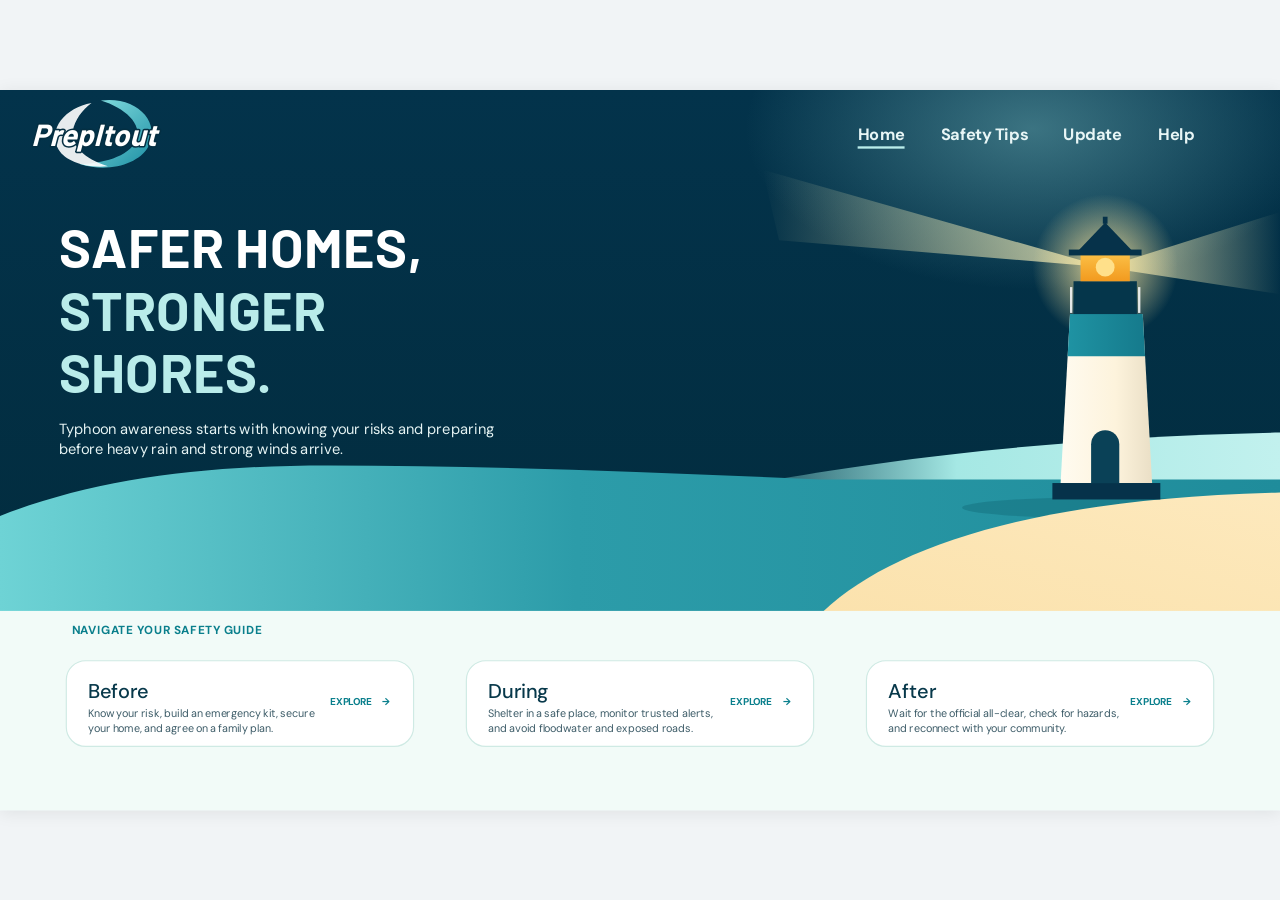
<file: index.html>
<!DOCTYPE html>
<html lang="en">
<head>
<meta charset="UTF-8">
<meta name="viewport" content="width=device-width, initial-scale=1">
<title>PrepItout – Typhoon Safety Guide</title>
<link rel="preconnect" href="https://fonts.googleapis.com">
<link rel="preconnect" href="https://fonts.gstatic.com" crossorigin>
<link href="https://fonts.googleapis.com/css2?family=DM+Sans:wght@400;500;700&family=Barlow:wght@700&display=swap" rel="stylesheet">
<link rel="stylesheet" href="styles.css">
</head>
<body>
<div id="fit">
<div class="stage" id="stage">

  
  <header class="hero">
    <svg class="scene" viewBox="0 0 1091 444" preserveAspectRatio="none" aria-hidden="true">
      <defs>
        <linearGradient id="beamL" x1="1" y1="0" x2="0" y2="0"><stop offset="0" stop-color="#f8f0b8" stop-opacity=".8"/><stop offset="1" stop-color="#f8f0b8" stop-opacity="0"/></linearGradient>
        <linearGradient id="beamR" x1="0" y1="0" x2="1" y2="0"><stop offset="0" stop-color="#f8f0b8" stop-opacity=".8"/><stop offset="1" stop-color="#f8f0b8" stop-opacity="0"/></linearGradient>
        <radialGradient id="lamp"><stop offset="0" stop-color="#ffe9a0" stop-opacity=".9"/><stop offset="1" stop-color="#ffe9a0" stop-opacity="0"/></radialGradient>
        <linearGradient id="far" x1="0" y1="0" x2="1" y2="0"><stop offset="0" stop-color="#7fdcd9" stop-opacity="0"/><stop offset=".45" stop-color="#a5e8e4"/><stop offset="1" stop-color="#c2f1ee"/></linearGradient>
        <linearGradient id="sea" x1="0" y1="0" x2="1" y2="0"><stop offset="0" stop-color="#6ed3d5"/><stop offset=".45" stop-color="#2c9ca9"/><stop offset="1" stop-color="#1f8c9b"/></linearGradient>
        <linearGradient id="sand" x1="0" y1="1" x2="1" y2="0"><stop offset="0" stop-color="#fbe2ad"/><stop offset="1" stop-color="#fde9bd"/></linearGradient>
        <linearGradient id="tower" x1="0" y1="0" x2="1" y2="0"><stop offset="0" stop-color="#fffbf0"/><stop offset=".6" stop-color="#fdf3dc"/><stop offset="1" stop-color="#eadfc6"/></linearGradient>
        <linearGradient id="band" x1="0" y1="0" x2="1" y2="0"><stop offset="0" stop-color="#1f93a3"/><stop offset="1" stop-color="#157a8c"/></linearGradient>
        <linearGradient id="lantern" x1="0" y1="0" x2="0" y2="1"><stop offset="0" stop-color="#fbbf45"/><stop offset="1" stop-color="#f29a1f"/></linearGradient>
      </defs>

     
      <g class="beam">
        <polygon points="942,151 650,68 664,128" fill="url(#beamL)"/>
        <polygon points="942,151 1091,104 1091,174" fill="url(#beamR)"/>
        <circle cx="942" cy="151" r="62" fill="url(#lamp)"/>
      </g>

      
      <path d="M590 346 C700 322 880 296 1091 292 L1091 400 L590 400Z" fill="url(#far)"/>
      <path d="M0 363 C80 332 170 320 280 320 C420 320 560 326 700 332 L1091 332 L1091 444 L0 444Z" fill="url(#sea)"/>
      <ellipse cx="942" cy="356" rx="122" ry="9" fill="#14707f" opacity=".5"/>
      <path d="M702 444 C760 390 880 348 1091 343 L1091 444Z" fill="url(#sand)"/>


      <rect x="897" y="335" width="92" height="14" fill="#06324a"/>
      <polygon points="912,191 974,191 982,335 904,335" fill="url(#tower)"/>
      <polygon points="912,191 974,191 976,227 910,227" fill="url(#band)"/>
      <path d="M930 335 V302 A12 12 0 0 1 954 302 V335Z" fill="#0a4157"/>
      <rect x="915" y="163" width="54" height="28" fill="#05364b"/>
      <rect x="912" y="168" width="2" height="22" fill="#fff" opacity=".85"/>
      <rect x="970" y="168" width="2" height="22" fill="#fff" opacity=".85"/>
      <rect x="921" y="140" width="42" height="23" fill="url(#lantern)"/>
      <circle cx="942" cy="151" r="8" fill="#ffe08a"/>
      <rect x="911" y="136" width="62" height="5" fill="#06324a"/>
      <polygon points="919,137 965,137 942,113" fill="#06324a"/>
      <rect x="940" y="108" width="4" height="6" fill="#06324a"/>
    </svg>

    <nav class="nav">
      <a href="#" class="logo" data-open="home" aria-label="PrepItout home">
        <svg viewBox="0 0 125 72" width="125" height="72">
          <defs><linearGradient id="lg" x1="0" y1="0" x2="1" y2="1"><stop offset="0" stop-color="#8fe6e6"/><stop offset="1" stop-color="#1b8ea3"/></linearGradient></defs>
          <path d="M62 6 C92 2 114 24 102 46 C94 60 68 68 44 60 C62 60 86 54 92 40 C98 26 82 12 62 6Z" fill="url(#lg)"/>
          <path d="M54 8 C32 12 16 30 26 48 C32 58 50 64 68 62 C48 56 36 44 38 32 C40 22 46 14 54 8Z" fill="#fff" opacity=".9"/>
          <text x="10" y="45" font-family="Barlow, DM Sans, sans-serif" font-weight="700" font-style="italic" font-size="26" fill="#fff" stroke="#052f42" stroke-width="2.6" paint-order="stroke" transform="skewX(-8)">PrepItout</text>
        </svg>
      </a>
      <ul>
        <li><a href="#" data-open="home" class="active">Home</a></li>
        <li><a href="#" data-open="tips">Safety Tips</a></li>
        <li><a href="#" data-open="update">Update</a></li>
        <li><a href="#" data-open="help">Help</a></li>
      </ul>
    </nav>

    <h1>Safer homes,<br><span>Stronger<br>shores.</span></h1>
    <p class="lead">Typhoon awareness starts with knowing your risks and preparing<br>before heavy rain and strong winds arrive.</p>
  </header>

  <main class="guide">
    <div class="label">NAVIGATE YOUR SAFETY GUIDE</div>
<a href="before.html" class="card" style="left:56px; text-decoration: none; display: inline-block;">
  <h2>Before</h2>
  <p>Know your risk, build an emergency kit, secure<br>your home, and agree on a family plan.</p>
  <span class="explore">EXPLORE <i>→</i></span>
</a>

<a href="during.html" class="card" style="left:397px; text-decoration: none; display: inline-block;">
      <h2>During</h2>
      <p>Shelter in a safe place, monitor trusted alerts,<br>and avoid floodwater and exposed roads.</p>
      <span class="explore">EXPLORE <i>→</i></span>
    </a>

    
<a href="after.html" class="card" style="left:738px; text-decoration: none; display: inline-block;">
      <h2>After</h2>
      <p>Wait for the official all-clear, check for hazards,<br>and reconnect with your community.</p>
      <span class="explore">EXPLORE <i>→</i></span>
    </a>
  </main>



  <script src="script.js"></script>
</body>
</html>
</file>
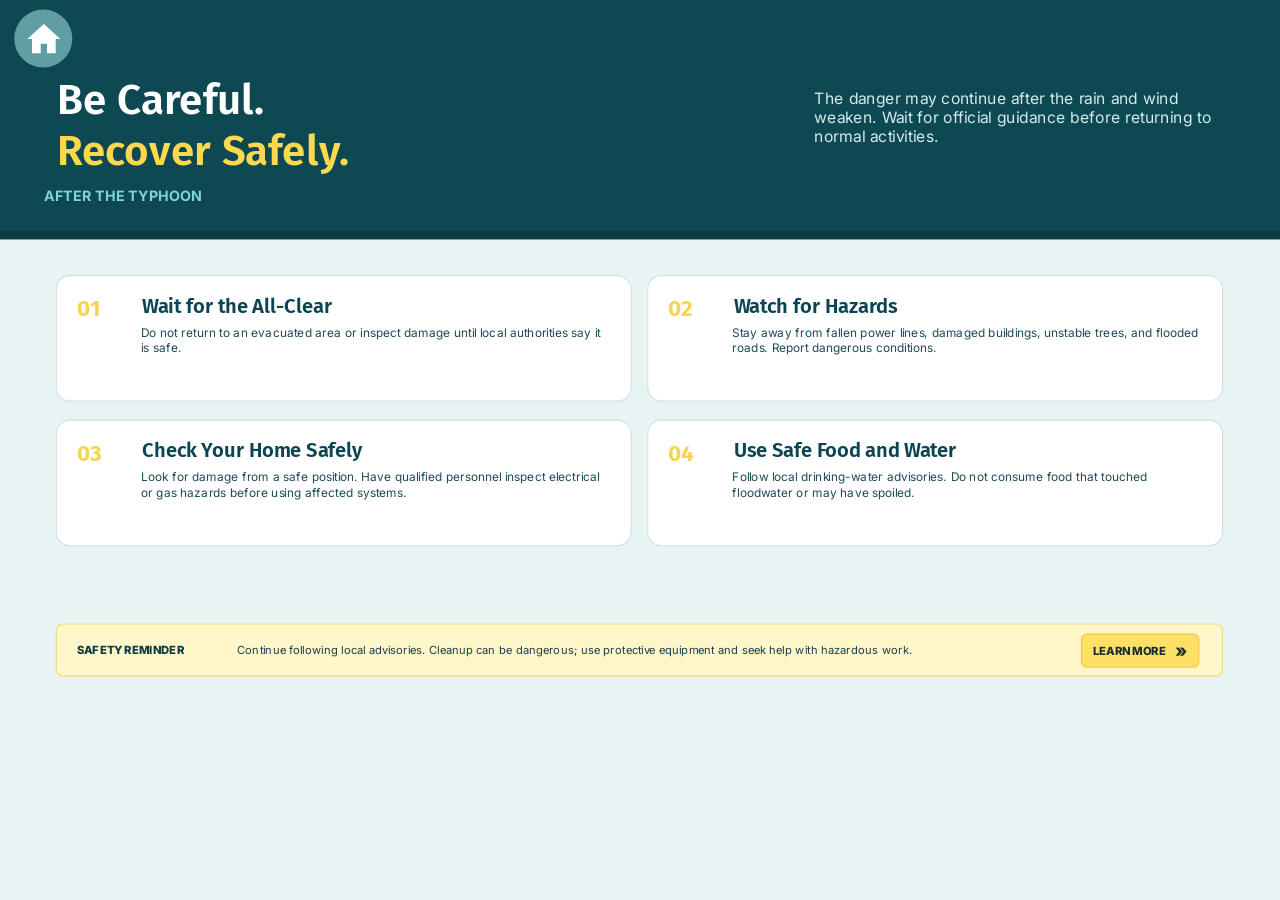
<file: after.html>
<!DOCTYPE html>
<html lang="en">
<head>
<meta charset="UTF-8">
<meta name="viewport" content="width=device-width, initial-scale=1">
<title>BEFORE THE TYPHOON – PrepItout</title>
<link href="https://fonts.googleapis.com/css2?family=Fira+Sans:wght@600;700&family=Inter:wght@400;800&display=swap" rel="stylesheet">
<link rel="stylesheet" href="page.css">
</head>
<body class="before">

<div id="viewport">
  <div id="stage">
<header class="header">
      <a class="home" href="index.html" aria-label="Back to home"><svg viewBox="0 0 24 24" aria-hidden="true"><path d="M12 2.5 1.5 12h3v9h5.5v-6h4v6h5.5v-9h3z"/></svg></a>
      <h1 class="title">Be Careful.<span>Recover Safely.</span></h1>
      <p class="sub">The danger may continue after the rain and wind<br>weaken. Wait for official guidance before returning to<br>normal activities.</p>
      <div class="tag">AFTER THE TYPHOON</div>
    </header>

    <main>
      <article class="card p1">
        <span class="num">01</span>
        <h2>Wait for the All-Clear</h2>
        <p>Do not return to an evacuated area or inspect damage until local authorities say it<br>is safe.</p>
      </article>
      <article class="card p2">
        <span class="num">02</span>
        <h2>Watch for Hazards</h2>
        <p>Stay away from fallen power lines, damaged buildings, unstable trees, and flooded<br>roads. Report dangerous conditions.</p>
      </article>
      <article class="card p3">
        <span class="num">03</span>
        <h2>Check Your Home Safely</h2>
        <p>Look for damage from a safe position. Have qualified personnel inspect electrical<br>or gas hazards before using affected systems.</p>
      </article>
      <article class="card p4">
        <span class="num">04</span>
        <h2>Use Safe Food and Water</h2>
        <p>Follow local drinking-water advisories. Do not consume food that touched<br>floodwater or may have spoiled.</p>
      </article>
      
    <aside class="reminder">
      <b>SAFETY REMINDER</b>
      <span>Continue following local advisories. Cleanup can be dangerous; use protective equipment and seek help with hazardous work.</span>
      <a class="learn" href="https://www.pagasa.dost.gov.ph/" target="_blank" rel="noopener">LEARN MORE <i>»</i></a>
    </aside>

    <script src="page.js"></script>
</body>
</html>
</file>
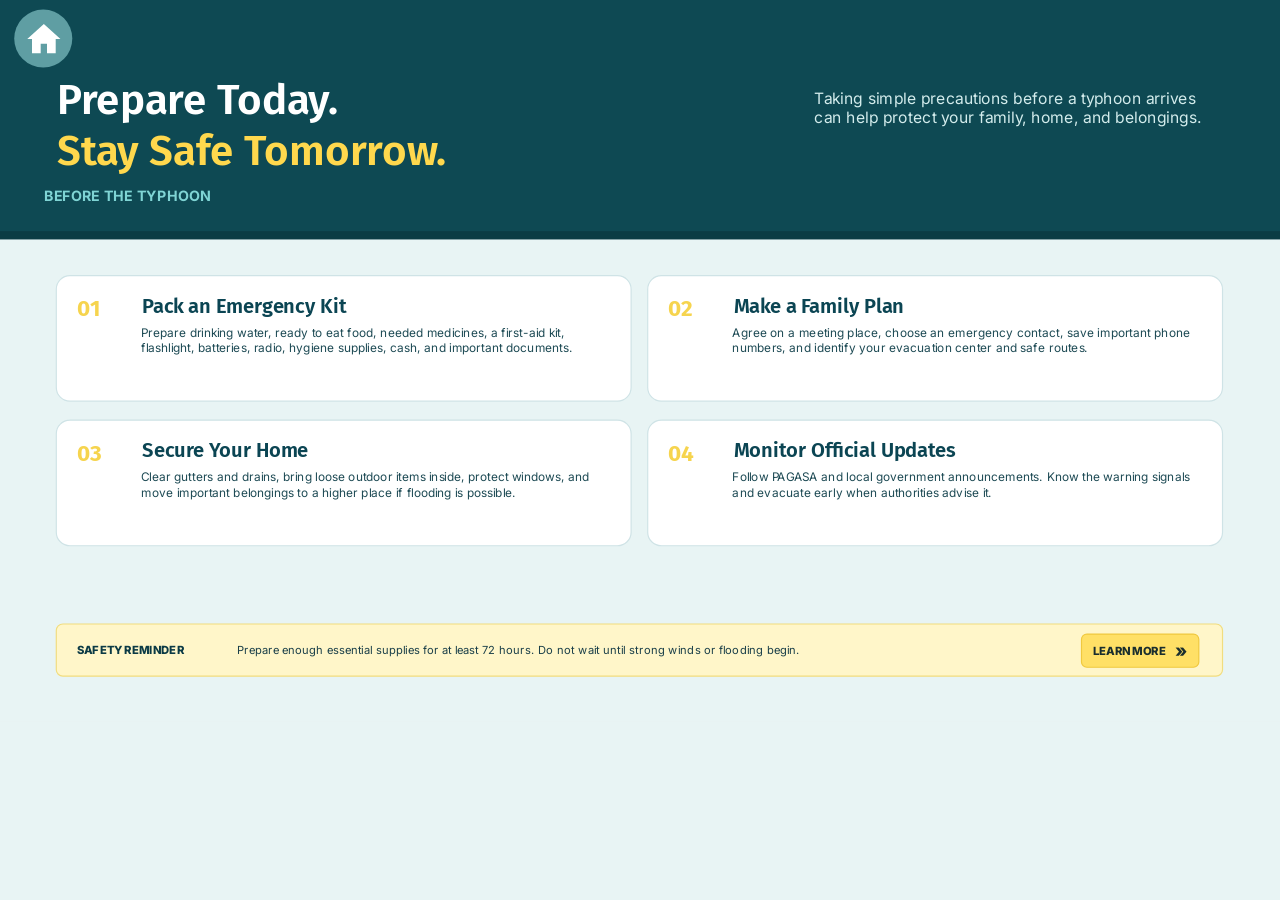
<file: before.html>
<!DOCTYPE html>
<html lang="en">
<head>
<meta charset="UTF-8">
<meta name="viewport" content="width=device-width, initial-scale=1">
<title>BEFORE THE TYPHOON – PrepItout</title>
<link href="https://fonts.googleapis.com/css2?family=Fira+Sans:wght@600;700&family=Inter:wght@400;800&display=swap" rel="stylesheet">
<link rel="stylesheet" href="page.css">
</head>
<body class="before">

<div id="viewport">
  <div id="stage">

    <header class="header">
      <a class="home" href="index.html" aria-label="Back to home"><svg viewBox="0 0 24 24" aria-hidden="true"><path d="M12 2.5 1.5 12h3v9h5.5v-6h4v6h5.5v-9h3z"/></svg></a>
      <h1 class="title">Prepare Today.<span>Stay Safe Tomorrow.</span></h1>
      <p class="sub">Taking simple precautions before a typhoon arrives<br>can help protect your family, home, and belongings.</p>
      <div class="tag">BEFORE THE TYPHOON</div>
    </header>

    <main>
      <article class="card p1">
        <span class="num">01</span>
        <h2>Pack an Emergency Kit</h2>
        <p>Prepare drinking water, ready to eat food, needed medicines, a first-aid kit,<br>flashlight, batteries, radio, hygiene supplies, cash, and important documents.</p>
      </article>
      <article class="card p2">
        <span class="num">02</span>
        <h2>Make a Family Plan</h2>
        <p>Agree on a meeting place, choose an emergency contact, save important phone<br>numbers, and identify your evacuation center and safe routes.</p>
      </article>
      <article class="card p3">
        <span class="num">03</span>
        <h2>Secure Your Home</h2>
        <p>Clear gutters and drains, bring loose outdoor items inside, protect windows, and<br>move important belongings to a higher place if flooding is possible.</p>
      </article>
      <article class="card p4">
        <span class="num">04</span>
        <h2>Monitor Official Updates</h2>
        <p>Follow PAGASA and local government announcements. Know the warning signals<br>and evacuate early when authorities advise it.</p>
      </article>
    </main>

    <aside class="reminder">
      <b>SAFETY REMINDER</b>
      <span>Prepare enough essential supplies for at least 72 hours. Do not wait until strong winds or flooding begin.</span>
      <a class="learn" href="https://www.pagasa.dost.gov.ph/" target="_blank" rel="noopener">LEARN MORE <i>»</i></a>
    </aside>

  </div>
</div>

<script src="page.js"></script>
</body>
</html>
</file>
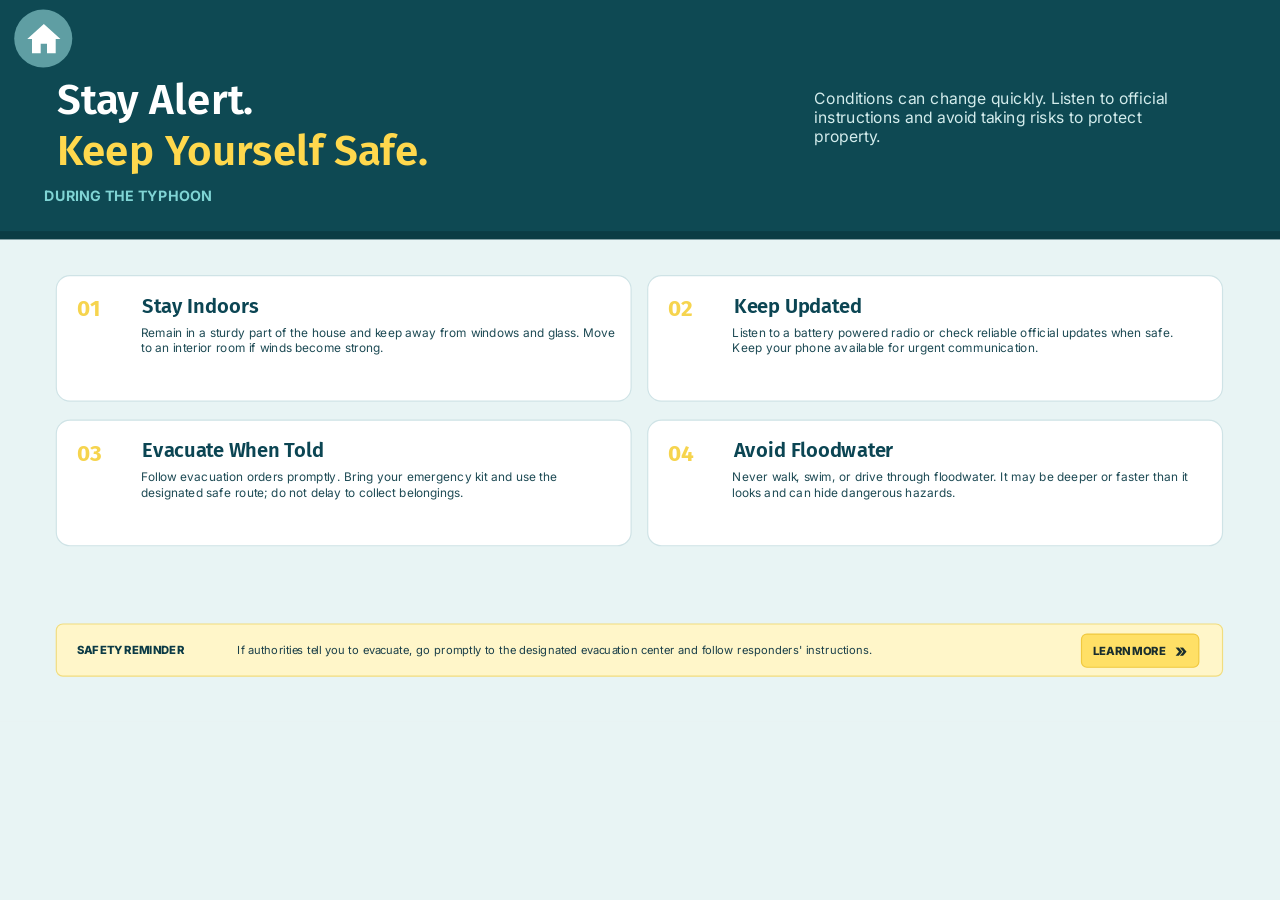
<file: during.html>
<!DOCTYPE html>
<html lang="en">
<head>
<meta charset="UTF-8">
<meta name="viewport" content="width=device-width, initial-scale=1">
<title>BEFORE THE TYPHOON – PrepItout</title>
<link href="https://fonts.googleapis.com/css2?family=Fira+Sans:wght@600;700&family=Inter:wght@400;800&display=swap" rel="stylesheet">
<link rel="stylesheet" href="page.css">
</head>
<body class="before">

<div id="viewport">
  <div id="stage">
<header class="header">

      <a class="home" href="index.html" aria-label="Back to home"><svg viewBox="0 0 24 24" aria-hidden="true"><path d="M12 2.5 1.5 12h3v9h5.5v-6h4v6h5.5v-9h3z"/></svg></a>
      <h1 class="title">Stay Alert.<span>Keep Yourself Safe.</span></h1>
      <p class="sub">Conditions can change quickly. Listen to official<br>instructions and avoid taking risks to protect<br>property.</p>
      <div class="tag">DURING THE TYPHOON</div>
</header>

    <main>
      <article class="card p1">
        <span class="num">01</span>
        <h2>Stay Indoors</h2>
        <p>Remain in a sturdy part of the house and keep away from windows and glass. Move<br>to an interior room if winds become strong.</p>
      </article>
      <article class="card p2">
        <span class="num">02</span>
        <h2>Keep Updated</h2>
        <p>Listen to a battery powered radio or check reliable official updates when safe.<br>Keep your phone available for urgent communication.</p>
      </article>
      <article class="card p3">
        <span class="num">03</span>
        <h2>Evacuate When Told</h2>
        <p>Follow evacuation orders promptly. Bring your emergency kit and use the<br>designated safe route; do not delay to collect belongings.</p>
      </article>
      <article class="card p4">
        <span class="num">04</span>
        <h2>Avoid Floodwater</h2>
        <p>Never walk, swim, or drive through floodwater. It may be deeper or faster than it<br>looks and can hide dangerous hazards.</p>
      </article>

      

    <aside class="reminder">
      <b>SAFETY REMINDER</b>
      <span>If authorities tell you to evacuate, go promptly to the designated evacuation center and follow responders' instructions.</span>
      <a class="learn" href="https://www.pagasa.dost.gov.ph/" target="_blank" rel="noopener">LEARN MORE <i>»</i></a>
    </aside>
    <script src="page.js"></script>
</body>
</html>
</file>
<file: styles.css>
* { box-sizing: border-box; margin: 0; padding: 0; }
html, body { height: 100%; }
body {
  background: #f1f4f6;
  display: flex; align-items: center; justify-content: center;
  font-family: "DM Sans", system-ui, sans-serif;
  overflow: hidden;
}
#fit { position: relative; width: 1091px; height: 614px; }
.stage {
  position: absolute; top: 0; left: 0;
  width: 1091px; height: 614px;
  transform-origin: top left;
  overflow: hidden;
  background: #f2fbf8;
  box-shadow: 0 2px 14px rgba(0,0,0,.08);
  color: #07384a;
}


.hero {
  position: absolute; top: 0; left: 0; width: 1091px; height: 444px;
  color: #fff;
  background:
    radial-gradient(ellipse 340px 190px at 880px 33px, rgba(115,180,185,.5), transparent 72%),
    linear-gradient(180deg, #03334b 0%, #022c3e 100%);
}
.scene { position: absolute; inset: 0; width: 1091px; height: 444px; }
.beam { animation: pulse 4.5s ease-in-out infinite; }
@keyframes pulse { 0%,100% { opacity: .82; } 50% { opacity: 1; } }
@media (prefers-reduced-motion: reduce) { .beam { animation: none; } }

.logo { position: absolute; left: 24px; top: 3px; width: 125px; height: 72px; display: block; }
.nav ul { list-style: none; }
.nav li { position: absolute; top: 28px; }
.nav li:nth-child(1) { left: 731px; }
.nav li:nth-child(2) { left: 802px; }
.nav li:nth-child(3) { left: 906px; }
.nav li:nth-child(4) { left: 987px; }
.nav li a {
  display: block; color: #e8f6f6; text-decoration: none;
  font-weight: 700; font-size: 14px; line-height: 20px;
  border-bottom: 2px solid transparent; transition: border-color .2s;
}
.nav li a:hover, .nav li a.active { border-color: #b9ecea; }
a:focus-visible, button:focus-visible { outline: 3px solid #b9ecea; outline-offset: 3px; }

h1 {
  position: absolute; left: 50px; top: 107px;
  font-family: "Barlow", "DM Sans", sans-serif; font-weight: 700;
  font-size: 46px; line-height: 53px; letter-spacing: .4px;
  text-transform: uppercase; white-space: nowrap;
}
h1 span { color: #b9ecea; }
.lead {
  position: absolute; left: 50px; top: 281px;
  font-size: 12.5px; line-height: 17px; color: #e6f4f4; white-space: nowrap;
}


.guide { position: absolute; top: 444px; left: 0; width: 1091px; height: 170px; background: #f2fbf8; }
.label {
  position: absolute; left: 61px; top: 11px;
  font-size: 10px; line-height: 12px; font-weight: 700; letter-spacing: .5px; color: #0a7f8c;
}
.card {
  position: absolute; top: 42px; width: 297px; height: 74px;
  background: #fff; border: 1px solid #cfeae4; border-radius: 17px;
  text-align: left; font: inherit; color: inherit; cursor: pointer;
  transition: transform .2s, box-shadow .2s, border-color .2s;
}
.card:hover { transform: translateY(-3px); box-shadow: 0 8px 18px rgba(3,47,66,.10); border-color: #9fd6d0; }
.card h2 { position: absolute; left: 18px; top: 15px; font-size: 17px; line-height: 20px; font-weight: 500; color: #07384a; }
.card p   { position: absolute; left: 18px; top: 38px; font-size: 9.2px; line-height: 13px; color: #3d5c68; white-space: nowrap; }
.card .explore {
  position: absolute; right: 19px; top: 30px;
  font-size: 8.5px; line-height: 10px; font-weight: 700; color: #0a7f8c;
  display: flex; gap: 9px;
}
.card .explore i { font-style: normal; }


.modal { position: absolute; inset: 0; background: rgba(2,44,62,.78); z-index: 10; }
.modal[hidden] { display: none; }
.sheet {
  position: absolute; left: 245px; top: 110px; width: 600px;
  background: #fff; border-radius: 18px; padding: 30px 36px 32px;
}
.sheet h3 { font-size: 24px; font-weight: 700; color: #07384a; margin-bottom: 8px; }
.sheet p  { font-size: 13px; line-height: 19px; color: #3d5c68; margin-bottom: 14px; }
.sheet ul { padding-left: 20px; font-size: 14px; line-height: 26px; color: #1e4756; }
.close {
  position: absolute; right: 18px; top: 12px; width: 34px; height: 34px;
  border: 0; background: #e9f6f3; border-radius: 50%;
  font-size: 22px; line-height: 30px; color: #07384a; cursor: pointer;
}
</file>
<file: page.css>
/* Before / During / After pages – fixed 1080 x 609 canvas (same size as the pictures) */
* { box-sizing: border-box; margin: 0; padding: 0; }
html, body { background: #e8f4f4; font-family: "Inter", "Segoe UI", system-ui, sans-serif; }

#viewport { position: relative; width: 100%; overflow: hidden; }
#stage { position: absolute; left: 0; top: 0; width: 1080px; height: 609px; transform-origin: 0 0; background: #e8f4f4; }

/* per-page fine positions (measured from each picture) */
body.before { --sub-top:75px;   --sub-lh:16px;   --tag-top:159px; --tag-left:37px; --ntop:16px; --ttop:16px; --dtop:41px;   --rem-top:526px; --rem-h:45px; --rem-left:47px; --rem-w:985px;  --lab-left:17px; --txt-left:152px; }
body.during { --btn-right:25px; --sub-top:73.5px; --sub-lh:17.5px; --tag-top:166px; --tag-left:35px; --ntop:15px; --ttop:11px; --dtop:39.5px; --rem-top:538px; --rem-h:47px; --rem-left:53px; --rem-w:986px;  --lab-left:17px; --txt-left:146px; }
body.after  { --sub-top:73px;   --sub-lh:18px;   --tag-top:164px; --tag-left:27px; --ntop:15px; --ttop:17px; --dtop:39.5px; --rem-top:532px; --rem-h:47px; --rem-left:27px; --rem-w:1006px; --lab-left:46px; --txt-left:175px; }

/* ---------- header ---------- */
.header { position: absolute; left: 0; top: 0; width: 1080px; height: 202px; background: #0e4953; }
.header::after { content: ""; position: absolute; left: 0; bottom: 0; width: 100%; height: 7px; background: rgba(0,0,0,.18); }

.home {
  position: absolute; left: 12px; top: 8px; width: 49px; height: 49px; border-radius: 50%;
  background: #5f9ea3; display: flex; align-items: center; justify-content: center; transition: background .2s;
}
.home:hover { background: #7ab7bb; }
.home svg { width: 32px; height: 32px; fill: #fff; }

.title { position: absolute; left: 48px; top: 63px; font-family: "Fira Sans", "Segoe UI", sans-serif; font-weight: 600; font-size: 35.5px; line-height: 43px; color: #fff; white-space: nowrap; }
.title span { display: block; color: #ffd84d; }

.sub { position: absolute; left: 687px; top: var(--sub-top); font-size: 13.2px; line-height: var(--sub-lh); color: #d3ecec; white-space: nowrap; }
.tag { position: absolute; left: var(--tag-left); top: var(--tag-top); font-size: 12px; line-height: 14px; font-weight: 700; color: #7fd4d4; letter-spacing: .2px; }

/* ---------- cards ---------- */
.card { position: absolute; background: #fff; border: 1px solid #cfe3e6; border-radius: 12px; width: 486px; height: 88px; }
.card .num { position: absolute; left: 17px; top: var(--ntop); font-family: "Fira Sans", sans-serif; font-weight: 700; font-size: 19px; line-height: 24px; color: #f6d44e; }
.card h2 { position: absolute; left: 72px; top: var(--ttop); font-family: "Fira Sans", "Segoe UI", sans-serif; font-weight: 600; font-size: 17px; line-height: 20px; color: #0b4553; white-space: nowrap; }
.card p  { position: absolute; left: 71px; top: var(--dtop); font-size: 10px; line-height: 13px; color: #1d4a54; white-space: nowrap; }

/* 4-card layout (Before) */
.before .card { height: 107px; }
.before .p1 { left: 47px;  top: 232px; }
.before .p2 { left: 546px; top: 232px; }
.before .p3 { left: 47px;  top: 354px; }
.before .p4 { left: 546px; top: 354px; }
/* 5-card layout (During / After) */
.during .p1, .after .p1 { left: 47px;  top: 231px; }
.during .p2, .after .p2 { left: 546px; top: 231px; }
.during .p3, .after .p3 { left: 47px;  top: 336px; }
.during .p4, .after .p4 { left: 546px; top: 336px; }
.during .p5, .after .p5 { left: 298px; top: 434px; width: 484px; }

/* ---------- safety reminder bar ---------- */
.reminder {
  position: absolute; left: var(--rem-left); top: var(--rem-top); width: var(--rem-w); height: var(--rem-h);
  background: #fff6c9; border: 1px solid #f1dd7f; border-radius: 6px;
}
.reminder b, .reminder span { position: absolute; top: 0; height: 100%; display: flex; align-items: center; white-space: nowrap; }
.reminder b { left: var(--lab-left); font-size: 9.5px; font-weight: 800; color: #0b3a45; }
.reminder span { left: var(--txt-left); font-size: 9.4px; color: #1a3f49; }
.learn {
  position: absolute; right: var(--btn-right, 19px); top: 50%; transform: translateY(-50%); width: 100px; height: 29px;
  display: flex; align-items: center; justify-content: center; gap: 8px; text-decoration: none;
  background: #ffe066; border: 1px solid #f0c93f; border-radius: 5px;
  font-size: 9.5px; font-weight: 800; color: #1a2e2e; transition: background .2s;
}
.learn:hover { background: #ffd23c; }
.learn i { font-style: normal; font-size: 15px; line-height: 1; }

.home:focus-visible, .learn:focus-visible { outline: 3px solid #7fd4d4; outline-offset: 2px; }

/* card 05 (During / After): title sits 2px closer to the number */
.during .p5 h2, .after .p5 h2 { left: 70px; }
</file>
